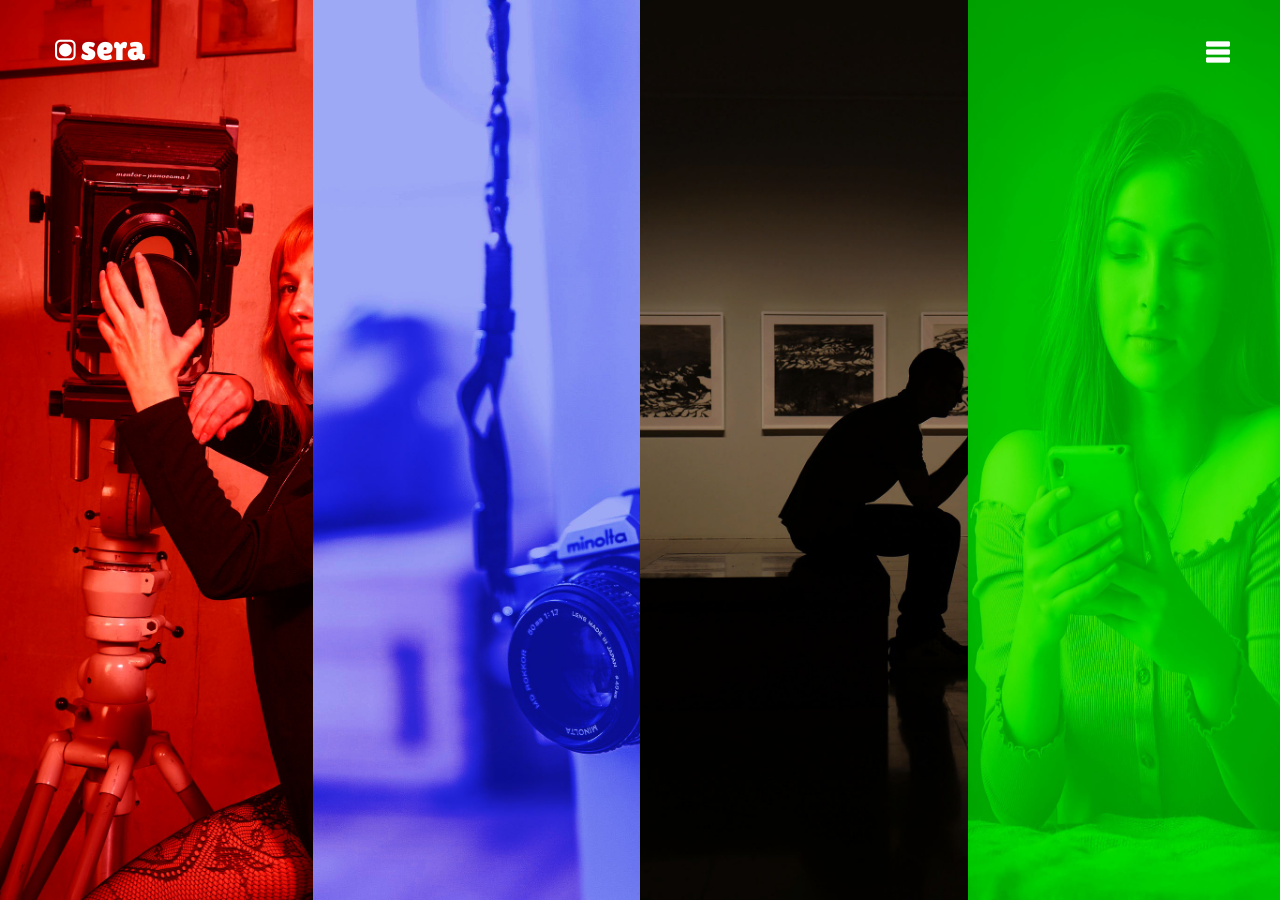
<file: index.html>
<!DOCTYPE html>
<html>
    <head>
        <title>Sera - Indie Filmaker</title>
        <meta name="viewport" content="width=device-width, initial-scale=1.0">
        <link rel="stylesheet" href="https://stackpath.bootstrapcdn.com/bootstrap/4.3.1/css/bootstrap.min.css" integrity="sha384-ggOyR0iXCbMQv3Xipma34MD+dH/1fQ784/j6cY/iJTQUOhcWr7x9JvoRxT2MZw1T" crossorigin="anonymous">
        <style>

          body{
            background-color: black;
          }
          .grid{
            z-index: -1;
            position: absolute;
            left: 0;
            top:0;
            display: grid;
            height: 100vh;
          }
          .no-gutters {
  margin-right: 0;
  margin-left: 0;

  div > .col,
  div > [class*="col- col-sm- col-lg-"] {
    padding-right: 0;
    padding-left: 0;
  }
}
          img {
            display: block;
            margin: 0;
            padding: 0;
            height: 100vh;
}

.content {
  position: relative;
  width: 100%;
  margin: auto;
  overflow: hidden;
}

.content {
  background: rgba(0,0,0,0.7);
  position: absolute;
  padding:20px 20px 20px 20px;
  left: 0;
  top: 0;
  bottom: 0;
  right: 0;
  opacity: 0;
  -webkit-transition: all 0.4s ease-in-out 0s;
  -moz-transition: all 0.4s ease-in-out 0s;
  transition: all 0.4s ease-in-out 0s;
}

.content:hover {
  opacity: 1;
}

.content:hover .content-details{
  top: 50%;
  left: 50%;
  cursor: pointer;
  opacity: 1;
}
.content-details {
  position: absolute;
  text-align: center;
  padding-left: 1em;
  padding-right: 1em;
  width: 100%;
  top: 50%;
  left: 50%;
  opacity: 0;
  -webkit-transform: translate(-50%, -50%);
  -moz-transform: translate(-50%, -50%);
  transform: translate(-50%, -50%);
  -webkit-transition: all 0.3s ease-in-out 0s;
  -moz-transition: all 0.3s ease-in-out 0s;
  transition: all 0.3s ease-in-out 0s;
}
.content-details h3{
  color: #fff;
  font-weight: 500;
  letter-spacing: 0.15em;
  margin-bottom: 0.5em;
  text-transform: uppercase;
}

.content-details p{
  color: #fff;
  font-size: 0.8em;
}

.fadeIn-bottom{
  top: 80%;
}


.logo-image{
   width: 100px;
   height: 100px;

}
.logo{
  padding-left:50px;
  float: left;
}
.nav{
  float:right;
  margin: 0;
    padding-right:50px;
    padding-top:40px;
}
          </style>
    </head>
    <body>
<div>
      <div class="logo">
            <img src="seralogo.png" class="logo-image">
          </div>
          <div class="nav">
            <img src="menu.png" style="width:24px;height:24px;">
                </div>
</div>
      <div class="grid">
        <div class="row">
          <div class="row no-gutters">
<div class="col-6 col-lg-3 col-sm-6">
  <div class="content-overlay">
    <a href="#"><img src="sera.jpg" alt="Sera"></a>
    <div class="content">
    <div class="content-details fadeIn-bottom">
           <h3 class="content-title">SERA</h3>
           <p class="content-text">Know About Me</p>
           </div>
           </div>
  </div></div>

  <div class="col-6 col-lg-3 col-sm-6">
    <div class="content-overlay">
      <img src="portfolio.jpg" alt="portfolio">
      <div class="content">
      <div class="content-details fadeIn-bottom">
             <h3 class="content-title">PORTFOLIO</h3>
             <p class="content-text">Checkout my works</p>
             </div>
             </div>
    </div>
  </div>

<div class="col-6 col-lg-3 col-sm-6">
  <div class="content-overlay">
  <img src="store.jpg" alt="store">
  <div class="content">
  <div class="content-details fadeIn-bottom">
         <h3 class="content-title">STORE</h3>
         <p class="content-text">Buy my works</p>
         </div>
         </div>
</div>
</div>
<div class="col-6 col-lg-3 col-sm-6">
  <div class="content-overlay">
  <img src="contact.jpg" alt="contact" style="width:100%">
  <div class="content">
  <div class="content-details fadeIn-bottom">
         <h3 class="content-title">CONTACT</h3>
         <p class="content-text">Get in touch with me</p>
         </div>
         </div>
         </div>
</div>
</div>

</div>
</div>
    </body>
</html>
</file>
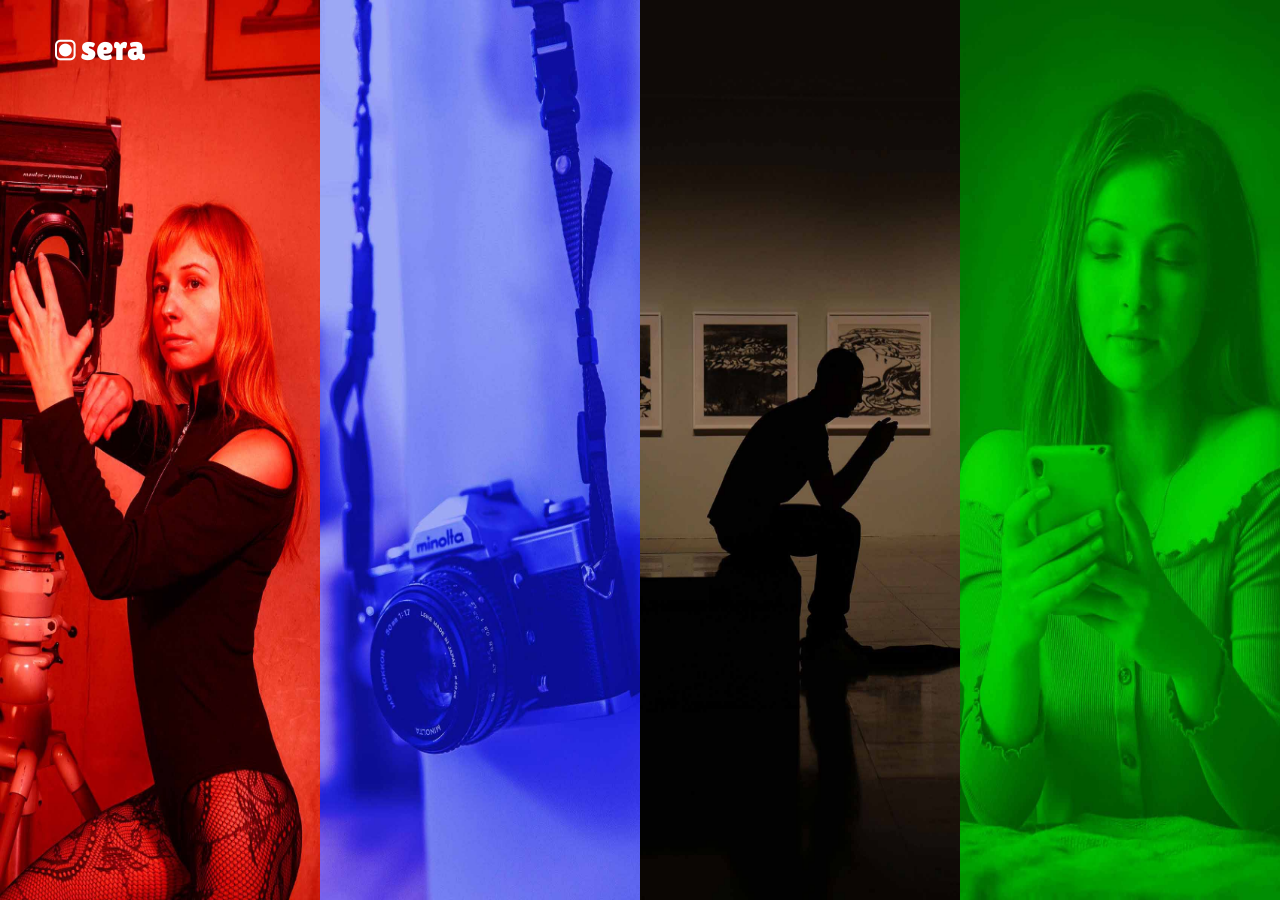
<file: project0/index.html>
<!DOCTYPE html>
<html>
    <head>
        <title>Sera - Indie Filmaker</title>
        <meta name="viewport" content="width=device-width, initial-scale=1.0">
        <link rel="stylesheet" href="https://stackpath.bootstrapcdn.com/bootstrap/4.3.1/css/bootstrap.min.css" integrity="sha384-ggOyR0iXCbMQv3Xipma34MD+dH/1fQ784/j6cY/iJTQUOhcWr7x9JvoRxT2MZw1T" crossorigin="anonymous">
        <link rel="stylesheet" href="stylesheet.css">
        <link rel="stylesheet" href="scss/style.css">
    </head>
    <body>
      <!-- navigation bar -->
<div>
      <div class="logo">
            <img src="img/seralogo.png" class="logo-image">
          </div>
          <!--  <div class="nav">
           <a href="menu.html">
            <img src="img/menu.png" style="width:24px;height:24px;">
          </a>
        </div> -->
</div>

<!-- Grid starts here -->

      <div class="grid">
        <div class="row-fluid">
          <div class="row no-gutters">

<div class="col-6 col-lg-3 col-md-6 col-sm-6">
  <div class="content-overlay">
    <img src="img/sera.jpg" alt="Sera" class="imggrid">
    <div class="content">
    <div class="content-details fadeIn-bottom">
      <a href="about.html" alt="about me">
           <h3 class="content-title">SERA</h3>
           <p class="content-text">Know About Me</p></a>
           </div>
           </div>
  </div></div>

  <div class="col-6 col-lg-3 col-md-6 col-sm-6">
    <div class="content-overlay">
      <img src="img/portfolio.jpg" alt="portfolio" class="imggrid">
      <div class="content">
      <div class="content-details fadeIn-bottom">
        <a href="portfolio.html" alt="portfolio">
             <h3 class="content-title">PORTFOLIO</h3>
             <p class="content-text">Checkout my works</p></a>
             </div>
             </div>
    </div>
  </div>

<div class="col-6 col-lg-3 col-md-6 col-sm-6">
  <div class="content-overlay">
  <img src="img/store.jpg" alt="store" class="imggrid">
  <div class="content">
  <div class="content-details fadeIn-bottom">
      <a href="https://www.youtube.com/channel/UCojQpCacn3nvhekIu5B3nvg/" alt="stocks">
         <h3 class="content-title">STOCKS</h3>
         <p class="content-text">Checkout my footages</p></a>
         </div>
         </div>
</div>
</div>

<div class="col-6 col-lg-3 col-md-6 col-sm-6">
  <div class="content-overlay">
  <img src="img/contact.jpg" alt="contact" class="imggrid">
  <div class="content">
  <div class="content-details fadeIn-bottom">
      <a href="contact.html" alt="contact">
         <h3 class="content-title">CONTACT</h3>
         <p class="content-text">Get in touch with me</p></a>
         </div>
         </div>
         </div>
</div>
</div>

</div>
</div>

    </body>
</html>
</file>
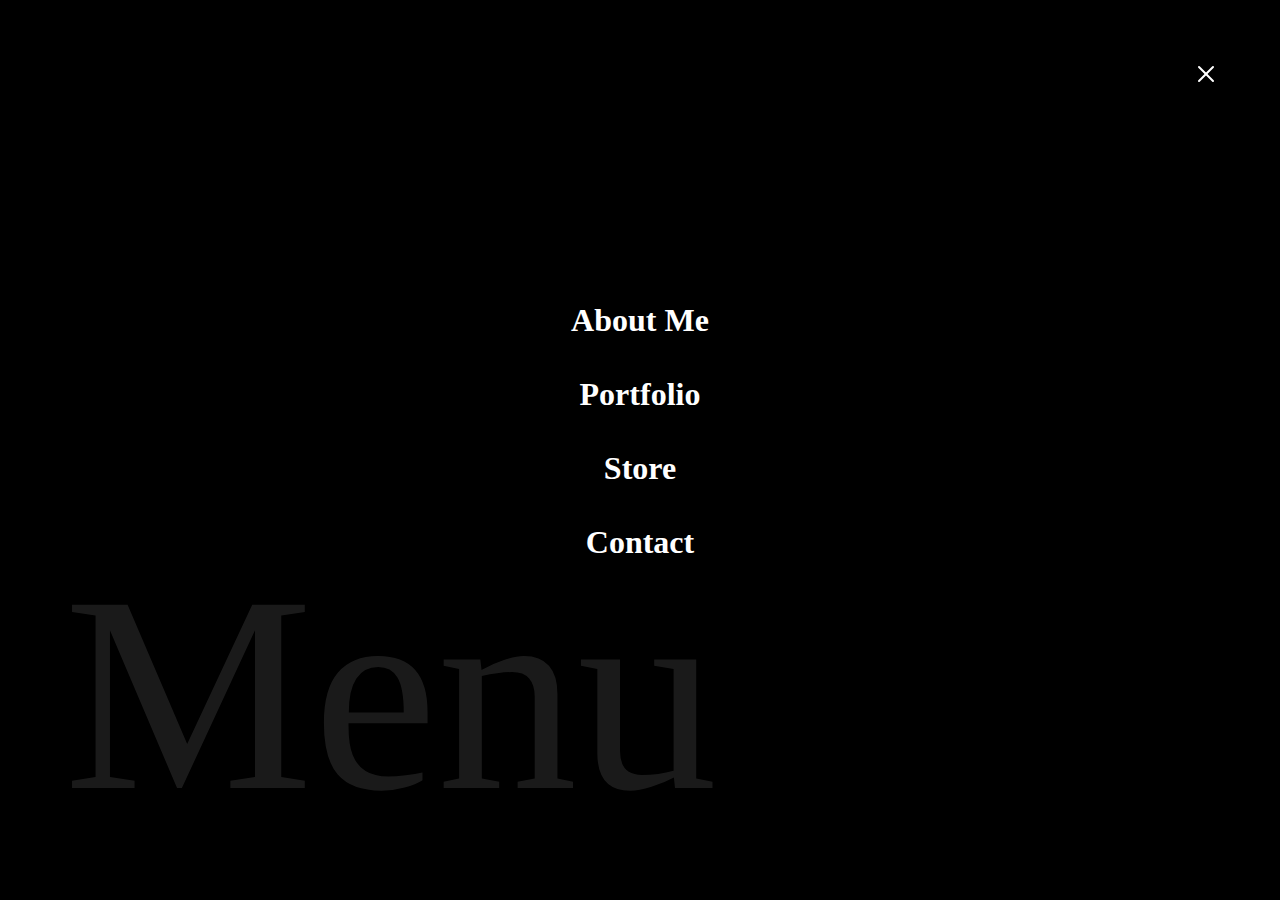
<file: menu.html>
<!DOCTYPE html>
<head>
  <meta name="viewport" content="width=device-width, initial-scale=1.0">
<title>
  Menu
</title>
<style>
@media screen and (max-width:600px) {
  div.btm{
    display: none;
  }
}
  body{
    background-color: black;
  }
a{
  color: white;
  text-decoration: none;
}
a:hover{
  color: lightgrey;
}
h1{
  text-align: center;
}
.menu{
  position: absolute;
  left: 50%;
  top: 50%;
  transform: translate(-50%, -50%);
}
.nav{
  float: right;
  margin-right: 50px;
  margin-top: 50px;
}
.btm{
  position: absolute;
  height: 100px;
  left: 5%;
  top:28%;
}
</style>
</head>

<body>
  <div class="nav">
    <a href="index.html">
    <svg class="bi bi-x" width="2em" height="2em" viewBox="0 0 16 16" fill="white" xmlns="http://www.w3.org/2000/svg">
  <path fill-rule="evenodd" d="M11.854 4.146a.5.5 0 010 .708l-7 7a.5.5 0 01-.708-.708l7-7a.5.5 0 01.708 0z" clip-rule="evenodd"/>
  <path fill-rule="evenodd" d="M4.146 4.146a.5.5 0 000 .708l7 7a.5.5 0 00.708-.708l-7-7a.5.5 0 00-.708 0z" clip-rule="evenodd"/>
</svg></a>
</div>
<div class="menu">
<h1>
    <a href="#"> About Me </a><br><br>
    <a href="#"> Portfolio </a><br><br>
    <a href="#"> Store </a><br><br>
    <a href="#"> Contact </a><br><br>
  </h1>
</div>
<div class="btm">
  <p style="color:white;opacity:10%;font-size:280px;">Menu</p>
</div>
</body>
</html>
</file>
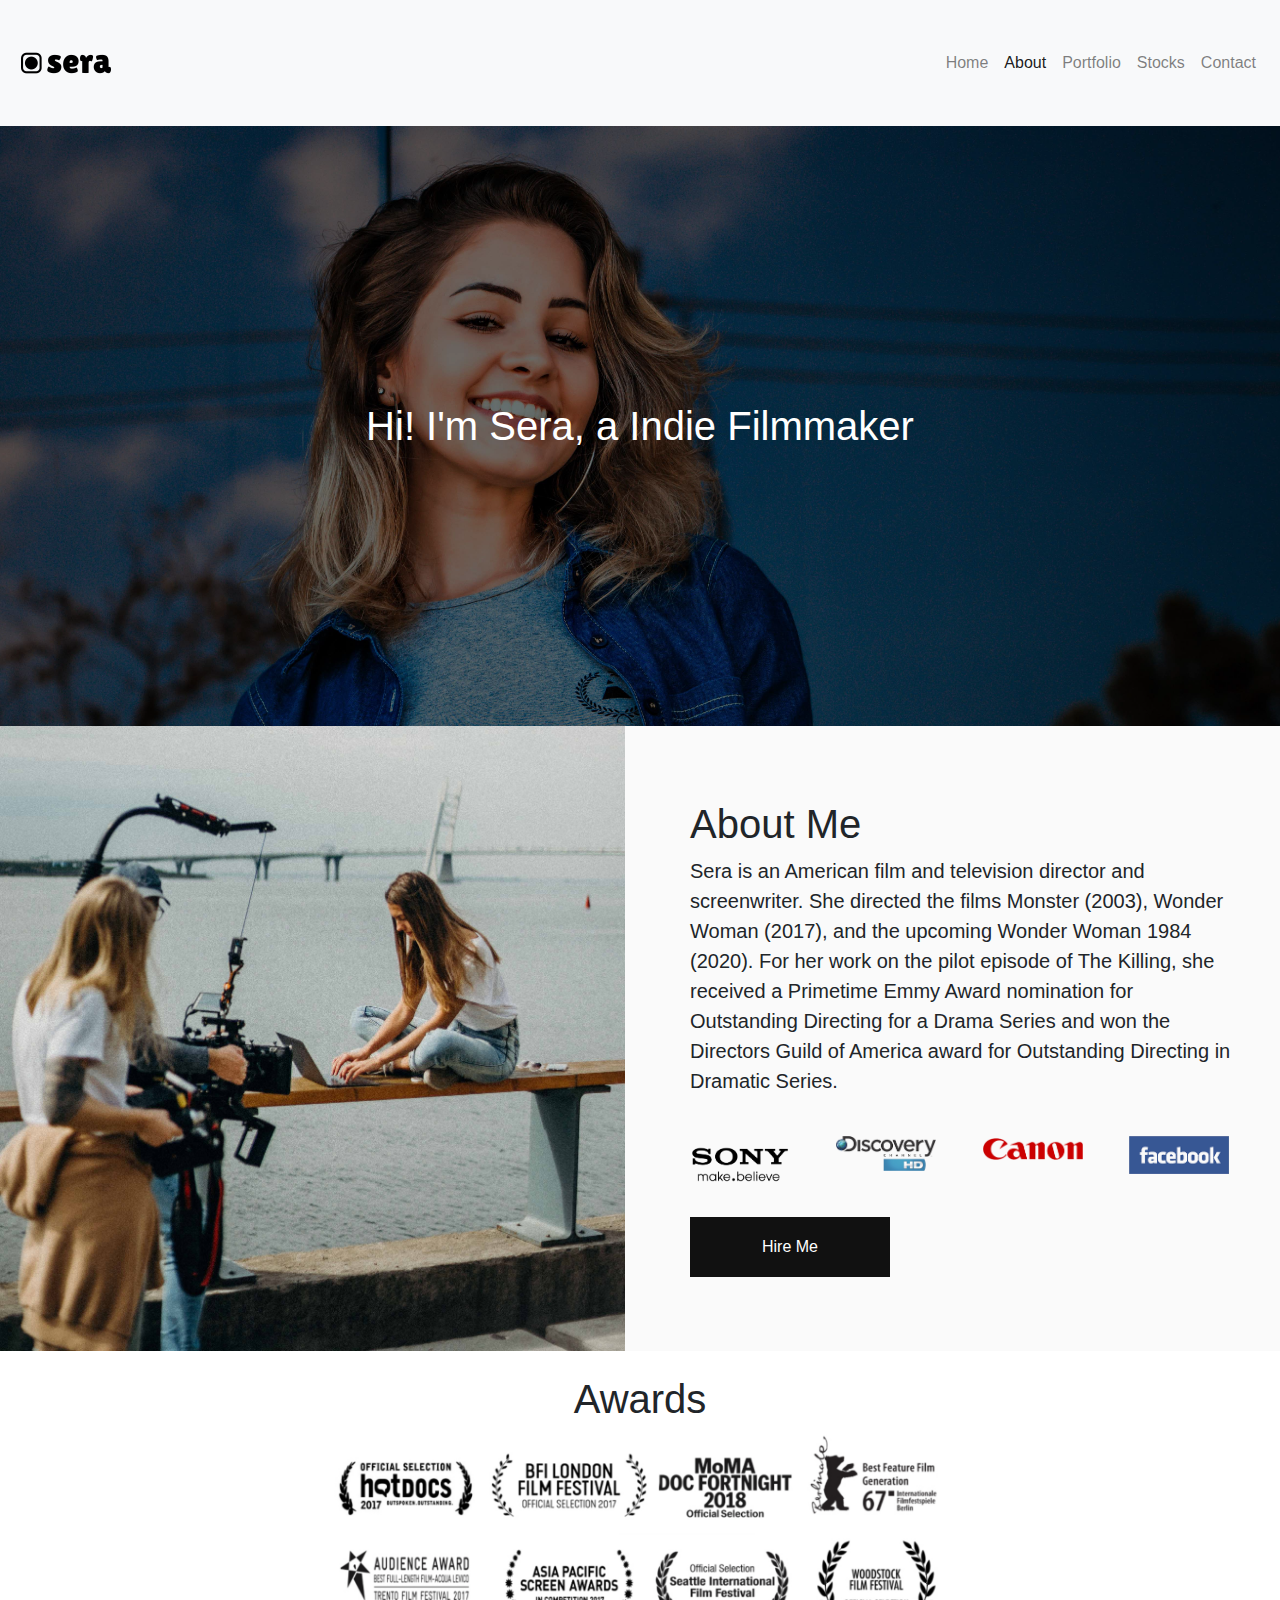
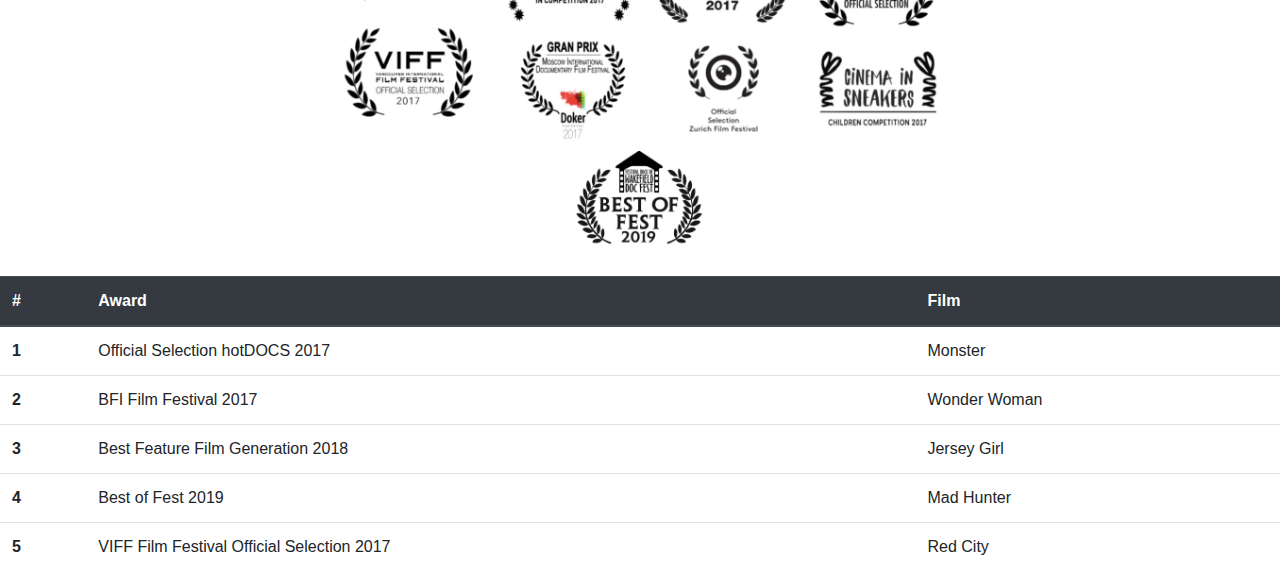
<file: project0/about.html>
<!DOCTYPE html>
<html>
  <head>
    <title>About Me</title>
    <link rel="stylesheet" href="stylesheet.css">
    <link rel="stylesheet" href="https://stackpath.bootstrapcdn.com/bootstrap/4.3.1/css/bootstrap.min.css" integrity="sha384-ggOyR0iXCbMQv3Xipma34MD+dH/1fQ784/j6cY/iJTQUOhcWr7x9JvoRxT2MZw1T" crossorigin="anonymous">
    <meta name="viewport" content="width="device-width, initial-scale="1.0">
    <link rel="stylesheet" href="scss/style.css">

<style>
@media screen and (max-width:540px;) {
  .mobo{
    display: none;
  }
  }
</style>
  </head>
<body>
<!-- navigation bar -->
<nav class="navbar navbar-expand-lg navbar-light bg-light ">
  <a class="navbar-brand" href="index.html">
    <img src="img/seralogob.png" width="100px" height="100px" class="d-inline-block align-top" alt="">
  </a>
  <button class="navbar-toggler" type="button" data-toggle="collapse" data-target="#navbarNav" aria-controls="navbarNav" aria-expanded="false" aria-label="Toggle navigation">
    <span class="navbar-toggler-icon"></span>
  </button>
  <div class="collapse navbar-collapse" id="navbarNav">
    <ul class="navbar-nav ml-auto">
      <li class="nav-item">
      <a class="nav-link" href="index.html">Home</a>
    </li>
      <li class="nav-item active">
        <a class="nav-link" href="about.html">About <span class="sr-only">(current)</span></a>
      </li>
      <li class="nav-item">
        <a class="nav-link" href="portfolio.html">Portfolio</a>
      </li>
      <li class="nav-item">
        <a class="nav-link" href="https://www.youtube.com/channel/UCojQpCacn3nvhekIu5B3nvg/">Stocks</a>
      </li>
      <li class="nav-item">
        <a class="nav-link" href="contact.html">Contact</a>
      </li>
    </ul>
  </div>
</nav>

<div class="contain">
  <h1 id="centered">Hi! I'm Sera, a Indie Filmmaker</h1>
<div class="bgimg">
  <div class="overlay">
    </div>
</div>
</div>
<!-- grid -->
  <div class="conatiner" style="background-color: #fafafa;">
    <div class="row align-items-center">
  <div class="col-lg-6 d-none d-lg-block">
  <img src="img/seraprofile.jpg" alt="" width="100%"></div>
  <div class="col-12 col-lg-6 col-sm-12" style="padding:50px;">
        <h1>About Me</h1>
        <p>Sera is an American film and television director and screenwriter. She directed the films Monster (2003), Wonder Woman (2017), and the upcoming Wonder Woman 1984 (2020). For her work on the pilot episode of The Killing, she received a Primetime Emmy Award nomination for Outstanding Directing for a Drama Series and won the Directors Guild of America award for Outstanding Directing in Dramatic Series.</p>
<br><div class="row">
  <div class="col-3">
    <img src="img/sony.png" alt="logo" width="100px">
  </div>
  <div class="col-3">
    <img src="img/discovery.png" alt="logo" width="100px">
  </div>
  <div class="col-3">
    <img src="img/canon.png" alt="logo" width="100px">
  </div>
  <div class="col-3">
    <img src="img/face.png" alt="logo" width="100px">
  </div>
</div>
<br><button type="button" name="button" class="CTA">Hire Me</button>
    </div>
    </div>
  </div> <br>
  <!-- awards table -->
  <div>
    <h1 style="text-align:center;"> Awards </h1>
    <img src="img/awards.png" alt="awards" class="center"><br>
    <table class="table">
      <thead class="thead-dark">
        <tr>
          <th scope="col">#</th>
          <th scope="col">Award</th>
          <th scope="col">Film</th>
        </tr>
      </thead>
      <tbody>
        <tr>
          <th scope="row">1</th>
          <td>Official Selection hotDOCS 2017</td>
          <td>Monster</td>
        </tr>
        <tr>
          <th scope="row">2</th>
          <td>BFI Film Festival 2017</td>
          <td>Wonder Woman</td>
        </tr>
        <tr>
          <th scope="row">3</th>
          <td>Best Feature Film Generation 2018</td>
          <td>Jersey Girl</td>
        </tr>
        <tr>
          <th scope="row">4</th>
          <td>Best of Fest 2019</td>
          <td>Mad Hunter</td>
        </tr>
        <tr>
          <th scope="row">5</th>
          <td>VIFF Film Festival Official Selection 2017</td>
          <td>Red City</td>
        </tr>
      </tbody>
  </div>

</body>
    </html>
</file>
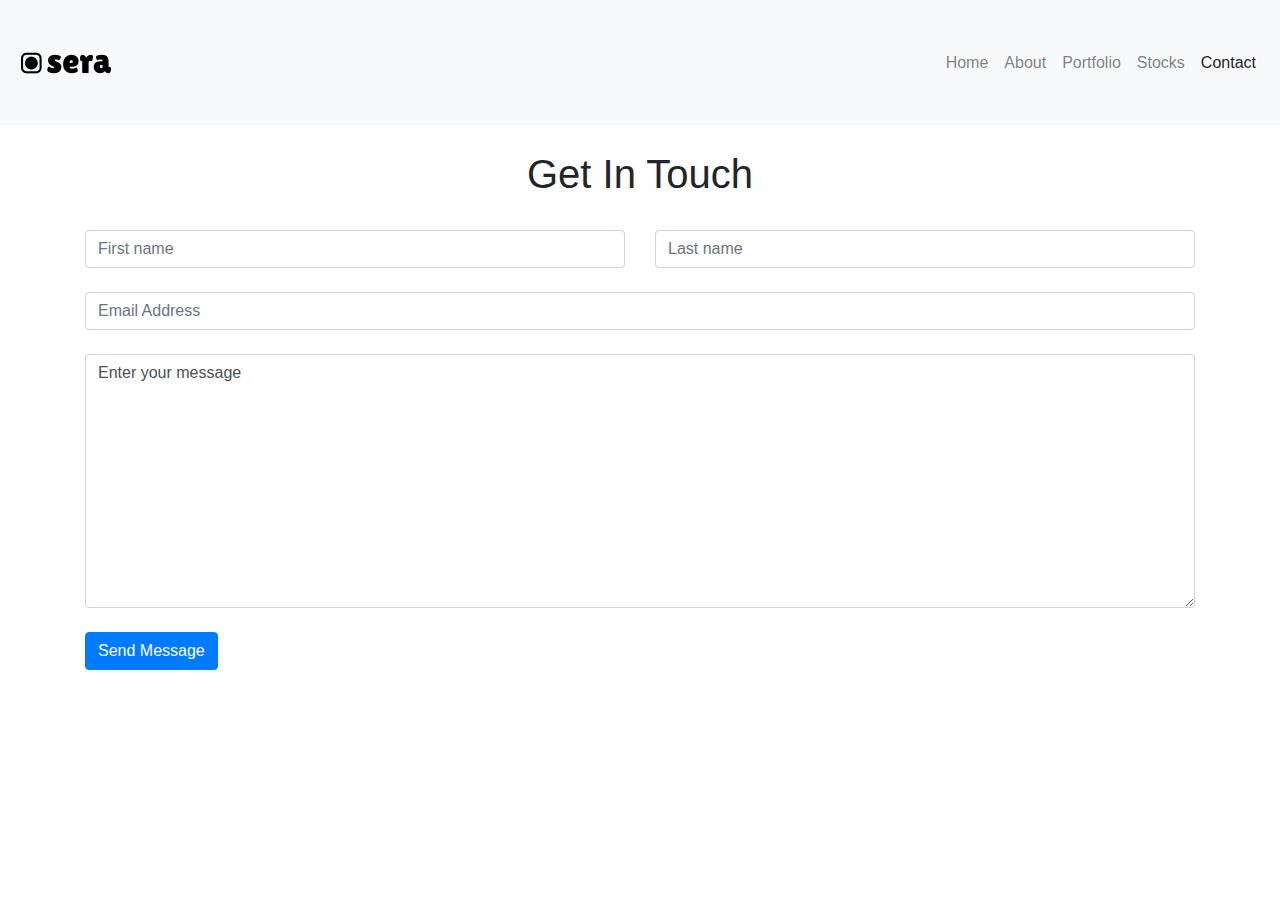
<file: project0/contact.html>
<!DOCTYPE html>
<html>
  <head>
    <title>Contact Me</title>
    <link rel="stylesheet" href="stylesheet.css">
    <link rel="stylesheet" href="https://stackpath.bootstrapcdn.com/bootstrap/4.3.1/css/bootstrap.min.css" integrity="sha384-ggOyR0iXCbMQv3Xipma34MD+dH/1fQ784/j6cY/iJTQUOhcWr7x9JvoRxT2MZw1T" crossorigin="anonymous">
    <meta name="viewport" content="width="device-width, initial-scale="1.0">
  </head>
<body>
  <!-- navigation bar -->
  <nav class="navbar navbar-expand-lg navbar-light bg-light ">
    <a class="navbar-brand" href="index.html">
      <img src="img/seralogob.png" width="100px" height="100px" class="d-inline-block align-top" alt="">
    </a>
    <button class="navbar-toggler" type="button" data-toggle="collapse" data-target="#navbarNav" aria-controls="navbarNav" aria-expanded="false" aria-label="Toggle navigation">
      <span class="navbar-toggler-icon"></span>
    </button>
    <div class="collapse navbar-collapse" id="navbarNav">
      <ul class="navbar-nav ml-auto">
        <li class="nav-item">
        <a class="nav-link" href="index.html">Home</a>
      </li>
        <li class="nav-item">
          <a class="nav-link" href="about.html">About</a>
        </li>
        <li class="nav-item">
          <a class="nav-link" href="portfolio.html">Portfolio</a>
        </li>
        <li class="nav-item">
          <a class="nav-link" href="https://www.youtube.com/channel/UCojQpCacn3nvhekIu5B3nvg/">Stocks</a>
        </li>
        <li class="nav-item active">
          <a class="nav-link" href="contact.html">Contact<span class="sr-only">(current)</span></a>
        </li>
      </ul>
    </div>
  </nav><br>
<h1 style="text-align: center;">Get In Touch</h1>
<br>
<div class="container">
<form>
  <div class="row">
    <div class="col">
      <input type="text" class="form-control" placeholder="First name">
    </div>
    <div class="col">
      <input type="text" class="form-control" placeholder="Last name">
    </div>
  </div>
  <br>
    <input type="text" class="form-control" placeholder="Email Address">
    <br><textarea class="form-control" name="message" rows="10" cols="30">
Enter your message
</textarea>
    <br><button type="submit" class="btn btn-primary">Send Message</button>
</form>
</div>
  </body>
  </html>
</file>
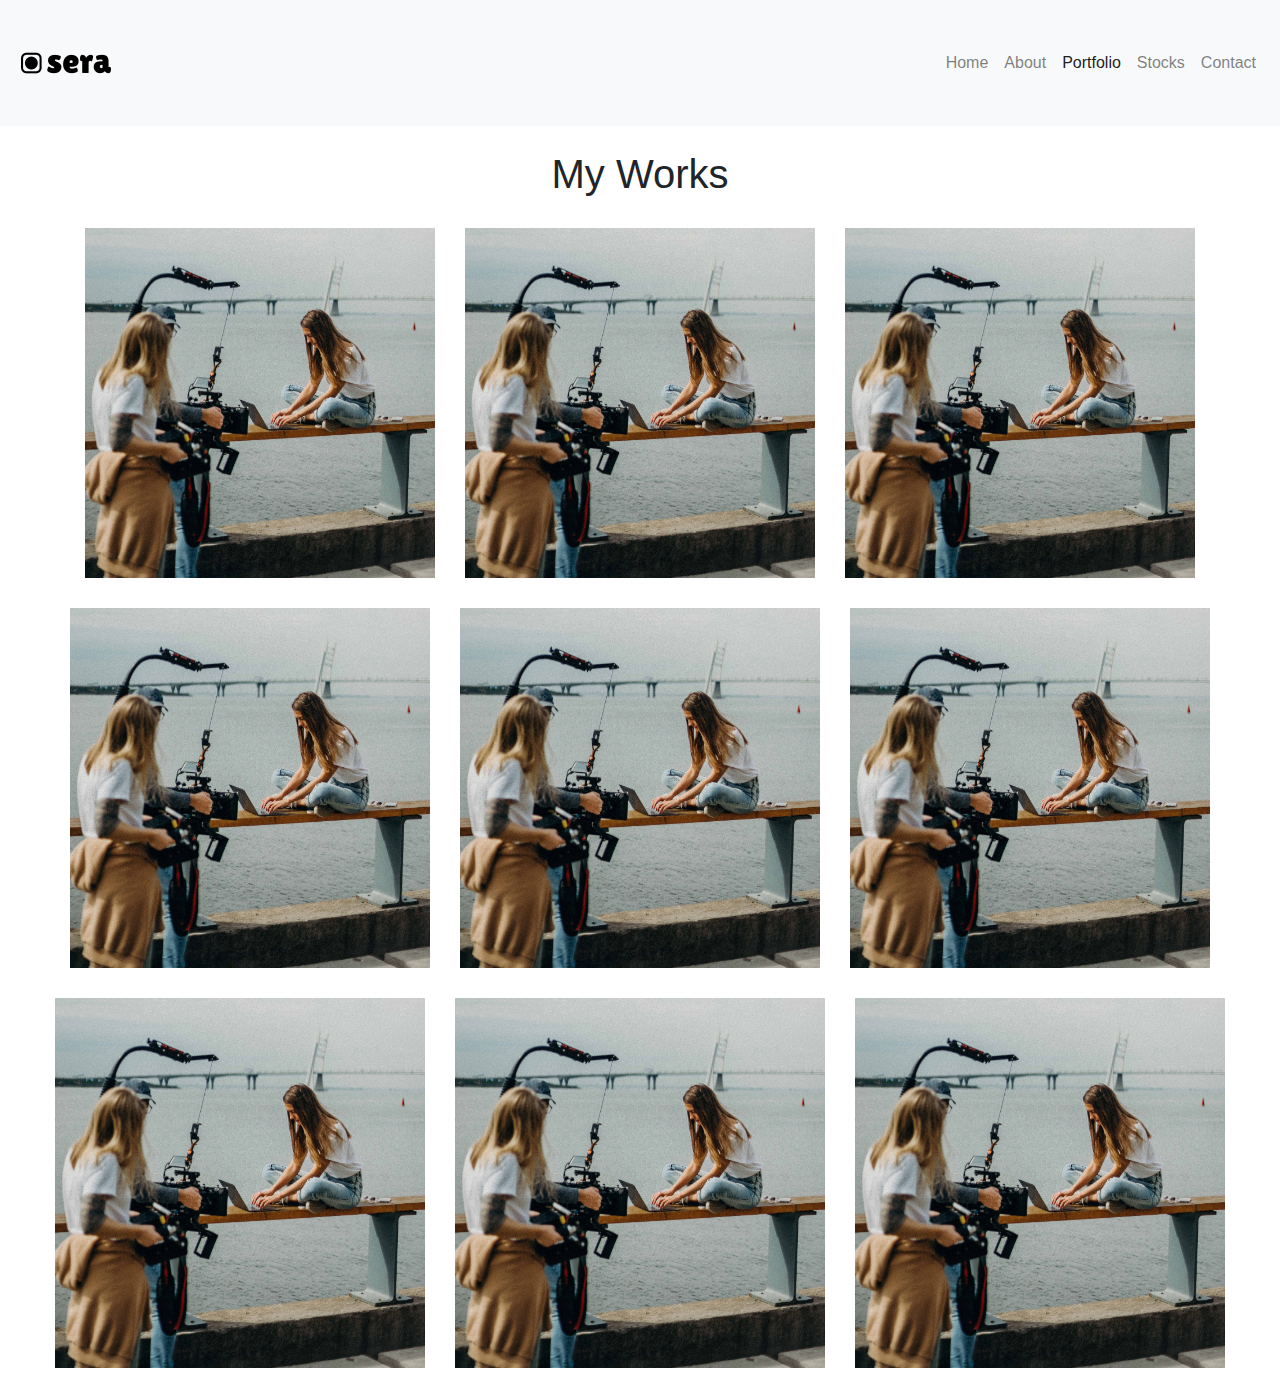
<file: project0/portfolio.html>
<!DOCTYPE html>
<html>
  <head>
    <title>My Portfolio</title>
    <link rel="stylesheet" href="stylesheet.css">
    <link rel="stylesheet" href="https://stackpath.bootstrapcdn.com/bootstrap/4.3.1/css/bootstrap.min.css" integrity="sha384-ggOyR0iXCbMQv3Xipma34MD+dH/1fQ784/j6cY/iJTQUOhcWr7x9JvoRxT2MZw1T" crossorigin="anonymous">
    <link rel="stylesheet" href="scss/style.css">
    <meta name="viewport" content="width="device-width, initial-scale="1.0">
  <style>
.row{margin-top:30px;
 }

 @media screen and (max-width:960px) {
   .col-6, .col-sm-6{
     margin-bottom: 30px;
   }
 }
  </style>
  </head>
<body>
<!-- navigation bar -->
<nav class="navbar navbar-expand-lg navbar-light bg-light ">
  <a class="navbar-brand" href="index.html">
    <img src="img/seralogob.png" width="100px" height="100px" class="d-inline-block align-top" alt="">
  </a>
  <button class="navbar-toggler" type="button" data-toggle="collapse" data-target="#navbarNav" aria-controls="navbarNav" aria-expanded="false" aria-label="Toggle navigation">
    <span class="navbar-toggler-icon"></span>
  </button>
  <div class="collapse navbar-collapse" id="navbarNav">
    <ul class="navbar-nav ml-auto">
      <li class="nav-item">
      <a class="nav-link" href="index.html">Home</a>
    </li>
      <li class="nav-item">
        <a class="nav-link" href="about.html">About</a>
      </li>
      <li class="nav-item active">
        <a class="nav-link" href="portfolio.html">Portfolio <span class="sr-only">(current)</span></a>
      </li>
      <li class="nav-item">
        <a class="nav-link" href="https://www.youtube.com/channel/UCojQpCacn3nvhekIu5B3nvg/">Stocks</a>
      </li>
      <li class="nav-item">
        <a class="nav-link" href="contact.html">Contact</a>
      </li>
    </ul>
  </div>
</nav><br>
<h1 style="text-align: center;"> My Works </h1>
<div class="container">
<div class="row">
  <div class="col-6 col-lg-4 col-md-6">
    <a href="youtube.com"><img src="img/seraprofile.jpg" class="sgrid img-fluid"></a>
  </div>
  <div class="col-6 col-lg-4 col-md-6 col-sm-6">
    <a href="youtube.com"><img src="img/seraprofile.jpg" class="sgrid img-fluid"></a>
  </div>
  <div class="col-12 col-lg-4 col-md-12 col-sm-12">
    <a href="youtube.com"><img src="img/seraprofile.jpg" class="sgrid img-fluid"></a>
  </div>
  <div class="row">
    <div class="col-6 col-lg-4 col-md-6">
      <a href="youtube.com"><img src="img/seraprofile.jpg" class="sgrid img-fluid"></a>
    </div>
    <div class="col-6 col-lg-4 col-md-6 col-sm-6">
      <a href="youtube.com"><img src="img/seraprofile.jpg" class="sgrid img-fluid"></a>
    </div>
    <div class="col-12 col-lg-4 col-md-12 col-sm-12">
      <a href="youtube.com"><img src="img/seraprofile.jpg" class="sgrid img-fluid"></a>
    </div>
    <div class="row">
      <div class="col-6 col-lg-4 col-md-6">
        <a href="youtube.com"><img src="img/seraprofile.jpg" class="sgrid img-fluid"></a>
      </div>
      <div class="col-6 col-lg-4 col-md-6 col-sm-6">
        <a href="youtube.com"><img src="img/seraprofile.jpg" class="sgrid img-fluid"></a>
      </div>
      <div class="col-12 col-lg-4 col-md-12 col-sm-12">
        <a href="youtube.com"><img src="img/seraprofile.jpg" class="sgrid img-fluid"></a>
      </div>

  </div><br>
</body>
    </html>
</file>
<file: project0/stylesheet.css>
body{
  width: 100%;
  padding: 0px;
  overflow-x: hidden;
}
.grid{
  z-index: -1;
  position: absolute;
  left: 0;
  top:0;
  display: grid;

}

.no-gutters {
margin-right: 0;
margin-left: 0;

div > .col,
div > [class*="col- col-sm- col-md- col-lg-"] {
padding-right: 0;
padding-left: 0;
}
}
.imggrid {
  display: block;
  margin: 0;
  padding: 0;
  width: 100%;
}

@media screen and (min-width:960px) {
  .imggrid{
    height: 100vh;
  }
}


.content {
position: relative;
width: 100%;
margin: auto;
overflow: hidden;
}

.content {
background: rgba(0,0,0,0.7);
position: absolute;
padding:20px 20px 20px 20px;
left: 0;
top: 0;
bottom: 0;
right: 0;
opacity: 0;
-webkit-transition: all 0.4s ease-in-out 0s;
-moz-transition: all 0.4s ease-in-out 0s;
transition: all 0.4s ease-in-out 0s;
}

.content:hover {
opacity: 1;
}

.content:hover .content-details{
top: 50%;
left: 50%;
cursor: pointer;
opacity: 1;
}

.fadeIn-bottom{
top: 80%;
}

.logo-image{
width: 100px;
height: 100px;

}
.logo{
padding-left:50px;
float: left;
}

.overlay{
  background-color: rgba(0,0,0,0.5);
  width: auto;
  height: 600px;
  z-index: 2;
}
.bgimg{
  background-image: url('img/serafull.jpg');
  background-size: cover;
  background-position: center;
  width: 100%;
  height: 600px;
}

p{
  font-size: 20px;
}

.CTA{
  width: 200px;
  height: 60px;
  color: #ffffff;
  border: 0;
}

.CTA:hover{
  background-color: #ffffff;
  border: 2px solid black;
  color: #000000;
}
.contain{
  position: relative;
  text-align: center;
  color: white;
}

.center{
display: block;
 margin-left: auto;
 margin-right: auto;
 width: 50%;
}
</file>
<file: project0/scss/style.css>
.CTA{background-color:#111}.p{color:#111}.bg-img{background-color:#111}.content-details h3{color:#fff;font-weight:500;letter-spacing:0.15em;margin-bottom:0.5em;text-transform:uppercase}.content-details p{color:#fff;font-size:0.8em}.content-details,#centered{top:50%;left:50%}.content-details{position:absolute;text-align:center;padding-left:1em;padding-right:1em;width:100%;opacity:0;-webkit-transform:translate(-50%, -50%);-moz-transform:translate(-50%, -50%);transform:translate(-50%, -50%);-webkit-transition:all 0.3s ease-in-out 0s;-moz-transition:all 0.3s ease-in-out 0s;transition:all 0.3s ease-in-out 0s}#centered{position:absolute;transform:translate(-50%, -50%)}
</file>
